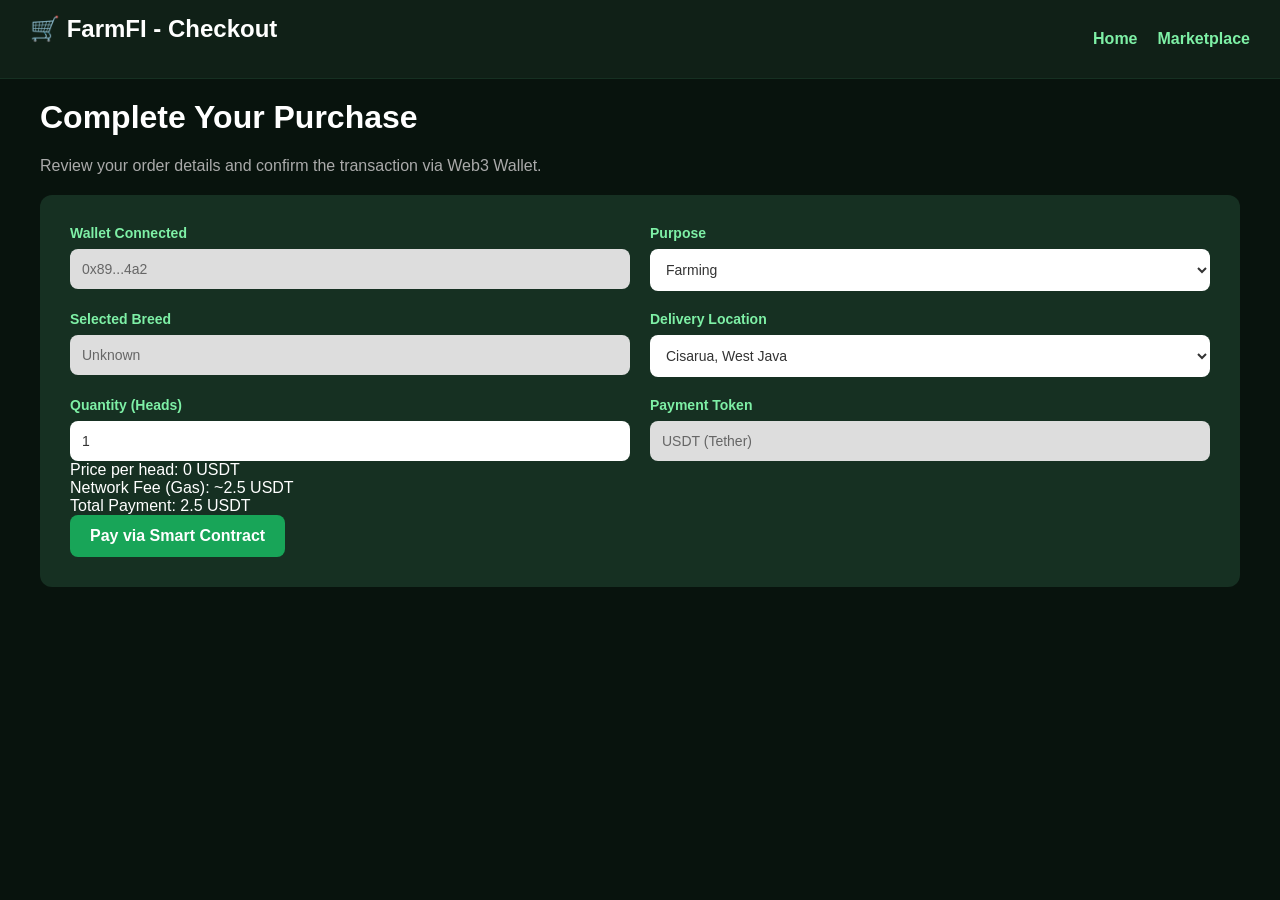
<file: buy.html>
<!DOCTYPE html>
<html lang="en">
<head>
<meta charset="UTF-8">
<meta name="viewport" content="width=device-width,initial-scale=1">
<title>Buy Livestock - FarmFI RWA</title>
<link rel="stylesheet" href="assets/css/style.css">
<link rel="stylesheet" href="assets/css/responsive.css">
<head>
<body>

<header>
    <h2>🛒 FarmFI - Checkout</h2>
    <nav>
        <a href="index.html">Home</a>
        <a href="marketplace.html">Marketplace</a>
    </nav>
</header>

<div class="container">
    <h1>Complete Your Purchase</h1>
    <p style="color:#aaa">Review your order details and confirm the transaction via Web3 Wallet.</p>

    <div class="form-section">
        <div class="form-grid">
            <div>
                <label>Wallet Connected</label>
                <input type="text" value="0x89...4a2" class="disabled-input" disabled>
            </div>
            <div>
                <label>Purpose</label>
                <select>
                    <option>Farming</option>
                    <option>Breeding</option>
                    <option>Qurban</option>
                </select>
            </div>
            <div>
                <label>Selected Breed</label>
                <input type="text" id="buy-breed" class="disabled-input" disabled>
            </div>
            <div>
                <label>Delivery Location</label>
                <select>
                    <option>Cisarua, West Java</option>
                    <option>Bogor, West Java</option>
                    <option>Self-Pickup (Farm)</option>
                </select>
            </div>
            <div>
                <label>Quantity (Heads)</label>
                <input type="number" id="buy-qty" value="1" min="1" onchange="calculateTotal()">
            </div>
            <div>
                <label>Payment Token</label>
                <input type="text" value="USDT (Tether)" class="disabled-input" disabled>
            </div>
        </div>

        <div class="summary-box">
            <div class="summary-row">
                <span>Price per head:</span>
                <span id="price-per-head">0 USDT</span>
            </div>
            <div class="summary-row">
                <span>Network Fee (Gas):</span>
                <span>~2.5 USDT</span>
            </div>
            <div class="summary-row total">
                <span>Total Payment:</span>
                <span id="total-price">0 USDT</span>
            </div>
        </div>

        <button onclick="confirmPurchase()">Pay via Smart Contract</button>
    </div>
</div>

<script>
// Ambil data dari localStorage (kiriman dari marketplace.html)
let basePrice = localStorage.getItem("selectedPrice") || 0;
let selectedBreed = localStorage.getItem("selectedBreed") || "Unknown";

// Tampilkan data di form
document.getElementById("buy-breed").value = selectedBreed;
document.getElementById("price-per-head").innerText = basePrice + " USDT";

// Fungsi untuk menghitung total otomatis saat quantity diganti
function calculateTotal() {
    let qty = document.getElementById("buy-qty").value;
    let total = (parseFloat(basePrice) * qty) + 2.5; // ditambah gas fee
    document.getElementById("total-price").innerText = total + " USDT";
}

// Jalankan perhitungan awal
calculateTotal();

function confirmPurchase() {
    alert('Calling Web3 Provider...\nPlease confirm the transaction in your wallet!');
}
</script>
    <script src="assets/js/wallet.js"></script>
    <script src="assets/js/app.js"></script>
    <script src="assets/js/buy.js"></script>

</body>
</html>
</file>
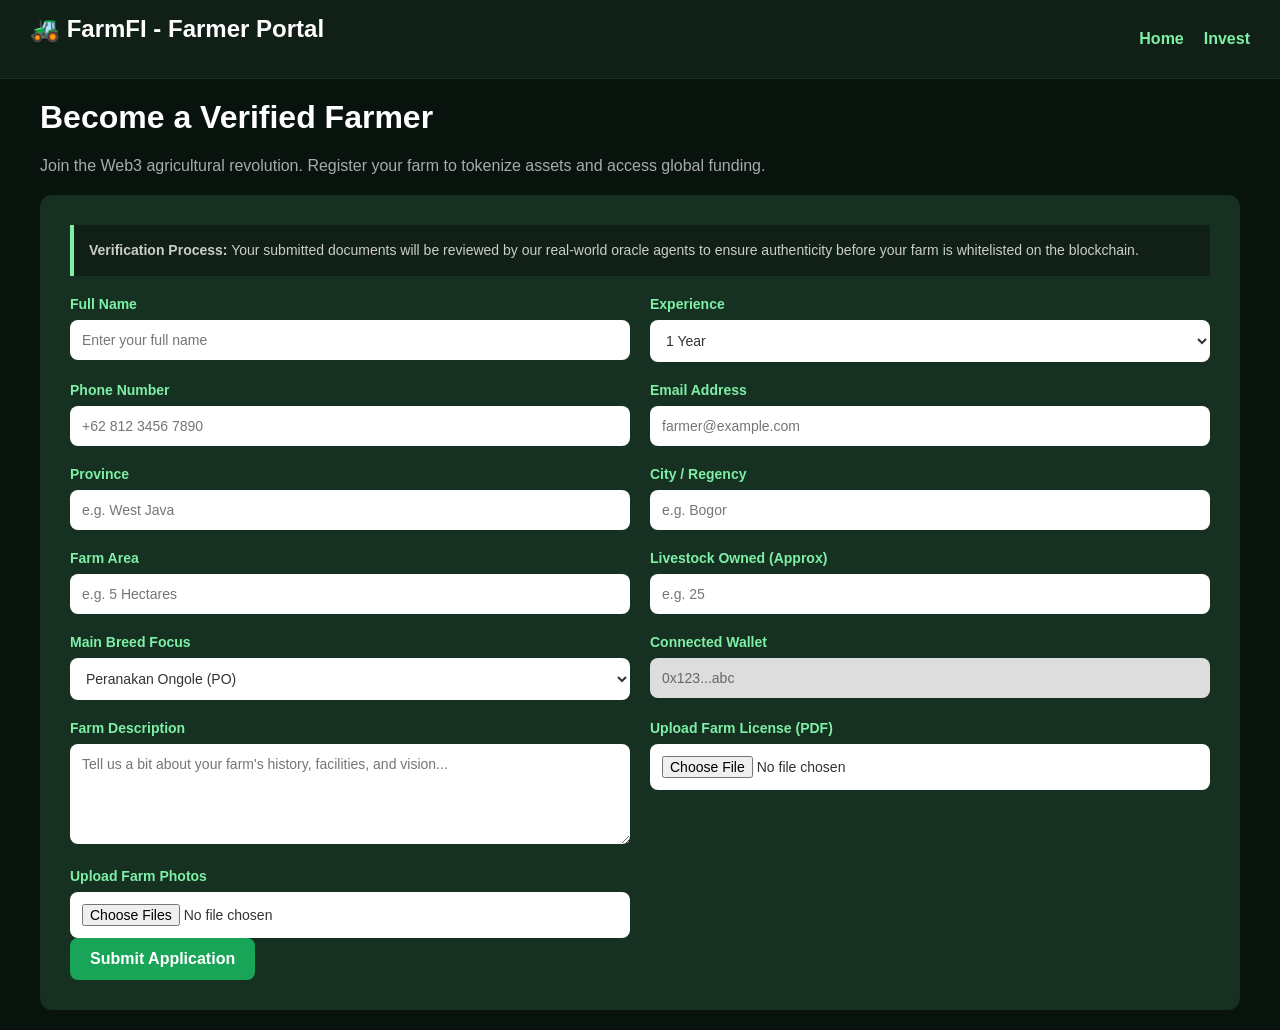
<file: farmer.html>
<!DOCTYPE html>
<html lang="en">
<head>
<meta charset="UTF-8">
<meta name="viewport" content="width=device-width,initial-scale=1">
<title>Become a Farmer - FarmFI RWA</title>
<link rel="stylesheet" href="assets/css/style.css">
<link rel="stylesheet" href="assets/css/responsive.css">

</head>
<body>

<header>
    <h2>🚜 FarmFI - Farmer Portal</h2>
    <nav>
        <a href="index.html">Home</a>
        <a href="invest.html">Invest</a>
    </nav>
</header>

<div class="container">
    <h1>Become a Verified Farmer</h1>
    <p style="color:#aaa">Join the Web3 agricultural revolution. Register your farm to tokenize assets and access global funding.</p>

    <div class="form-section">
        <div class="info-box">
            <strong>Verification Process:</strong> Your submitted documents will be reviewed by our real-world oracle agents to ensure authenticity before your farm is whitelisted on the blockchain.
        </div>

        <div class="form-grid">
            <!-- Personal Info -->
            <div>
                <label>Full Name</label>
                <input type="text" placeholder="Enter your full name">
            </div>
            <div>
                <label>Experience</label>
                <select>
                    <option>1 Year</option>
                    <option>2 Years</option>
                    <option>5 Years</option>
                    <option>10+ Years</option>
                </select>
            </div>
            <div>
                <label>Phone Number</label>
                <input type="tel" placeholder="+62 812 3456 7890">
            </div>
            <div>
                <label>Email Address</label>
                <input type="email" placeholder="farmer@example.com">
            </div>

            <!-- Farm Details -->
            <div>
                <label>Province</label>
                <input type="text" placeholder="e.g. West Java">
            </div>
            <div>
                <label>City / Regency</label>
                <input type="text" placeholder="e.g. Bogor">
            </div>
            <div>
                <label>Farm Area</label>
                <input type="text" placeholder="e.g. 5 Hectares">
            </div>
            <div>
                <label>Livestock Owned (Approx)</label>
                <input type="number" placeholder="e.g. 25">
            </div>
            <div>
                <label>Main Breed Focus</label>
                <select>
                    <option>Peranakan Ongole (PO)</option>
                    <option>Limousin</option>
                    <option>Simental</option>
                    <option>Mixed Breeds</option>
                </select>
            </div>
            <div>
                <label>Connected Wallet</label>
                <input type="text" value="0x123...abc" class="disabled-input" disabled>
            </div>

            <!-- Description -->
            <div class="full-width">
                <label>Farm Description</label>
                <textarea placeholder="Tell us a bit about your farm's history, facilities, and vision..."></textarea>
            </div>

            <!-- Off-chain Documents -->
            <div>
                <label>Upload Farm License (PDF)</label>
                <input type="file" accept=".pdf">
            </div>
            <div>
                <label>Upload Farm Photos</label>
                <input type="file" accept="image/*" multiple>
            </div>
        </div>

        <button onclick="submitApplication()">Submit Application</button>
    </div>
</div>

<script>
function submitApplication() {
    alert('Application submitted successfully!\nOur Oracle team will review your farm details within 24-48 hours.');
}
</script>
    <script src="assets/js/wallet.js"></script>
    <script src="assets/js/app.js"></script>
    <script src="assets/js/farmer.js"></script>

</body>
</html>
</file>
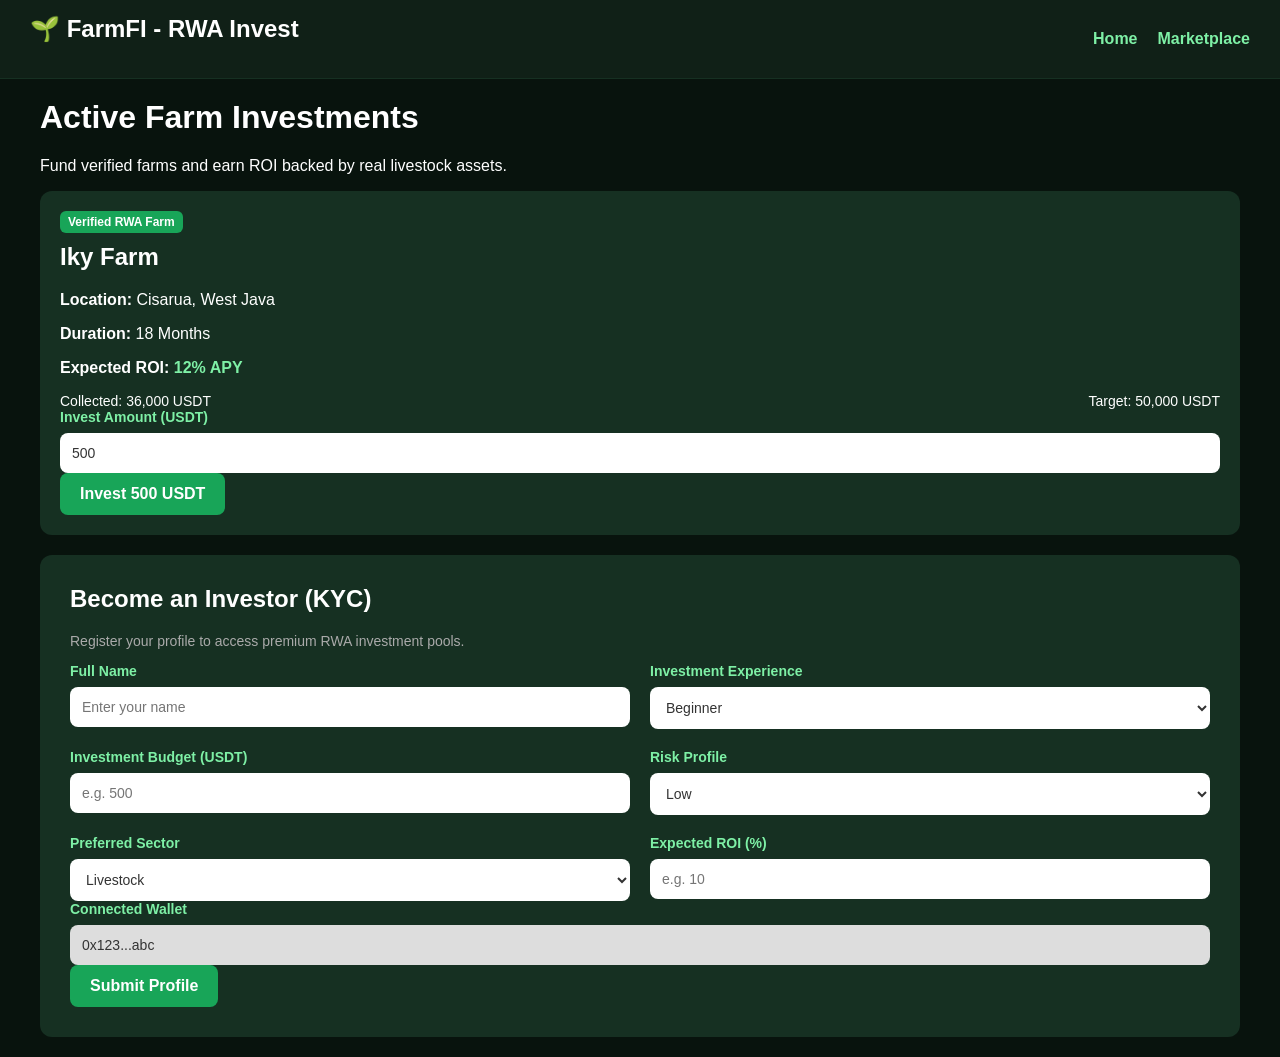
<file: invest.html>
<!DOCTYPE html>
<html lang="en">
<head>
<meta charset="UTF-8">
<meta name="viewport" content="width=device-width,initial-scale=1">
<title>Invest - FarmFI - RWA</title>
<link rel="stylesheet" href="assets/css/style.css">
<link rel="stylesheet" href="assets/css/responsive.css">

</head>
<body>

<header>
    <h2>🌱 FarmFI - RWA Invest</h2>
    <nav>
        <a href="index.html">Home</a>
        <a href="marketplace.html">Marketplace</a>
    </nav>
</header>

<div class="container">
    <h1>Active Farm Investments</h1>
    <p>Fund verified farms and earn ROI backed by real livestock assets.</p>

    <!-- Investment Cards -->
    <div class="grid">
        <div class="card">
            <span class="badge">Verified RWA Farm</span>
            <h2>Iky Farm</h2>
            <p><b>Location:</b> Cisarua, West Java</p>
            <p><b>Duration:</b> 18 Months</p>
            <p><b>Expected ROI:</b> <span style="color:#7ef0a6;font-weight:bold;">12% APY</span></p>
            
            <div style="display:flex;justify-content:space-between;margin-top:15px;font-size:14px">
                <span>Collected: 36,000 USDT</span>
                <span>Target: 50,000 USDT</span>
            </div>
            <div class="progress-bg">
                <div class="progress-fill"></div>
            </div>
            
            <label>Invest Amount (USDT)</label>
            <input type="number" placeholder="Min 100 USDT" value="500">
            <button onclick="alert('Transaction sent to wallet!')">Invest 500 USDT</button>
        </div>
    </div>

    <!-- Become an Investor Form -->
    <div class="form-section">
        <h2>Become an Investor (KYC)</h2>
        <p style="color:#aaa;font-size:14px">Register your profile to access premium RWA investment pools.</p>
        
        <div class="form-grid">
            <div>
                <label>Full Name</label>
                <input type="text" placeholder="Enter your name">
            </div>
            <div>
                <label>Investment Experience</label>
                <select>
                    <option>Beginner</option>
                    <option>Intermediate</option>
                    <option>Professional</option>
                </select>
            </div>
            <div>
                <label>Investment Budget (USDT)</label>
                <input type="number" placeholder="e.g. 500">
            </div>
            <div>
                <label>Risk Profile</label>
                <select>
                    <option>Low</option>
                    <option>Medium</option>
                    <option>High</option>
                </select>
            </div>
            <div>
                <label>Preferred Sector</label>
                <select>
                    <option>Livestock</option>
                    <option>Agriculture</option>
                    <option>Fishery</option>
                    <option>Renewable Energy</option>
                </select>
            </div>
            <div>
                <label>Expected ROI (%)</label>
                <input type="number" placeholder="e.g. 10">
            </div>
        </div>
        
        <label>Connected Wallet</label>
        <input type="text" value="0x123...abc" disabled style="background:#ddd">
        
        <button onclick="alert('Profile submitted successfully!')">Submit Profile</button>
    </div>
</div>
    <script src="assets/js/wallet.js"></script>
    <script src="assets/js/app.js"></script>
    <script src="assets/js/invest.js"></script>

</body>
</html>
</file>
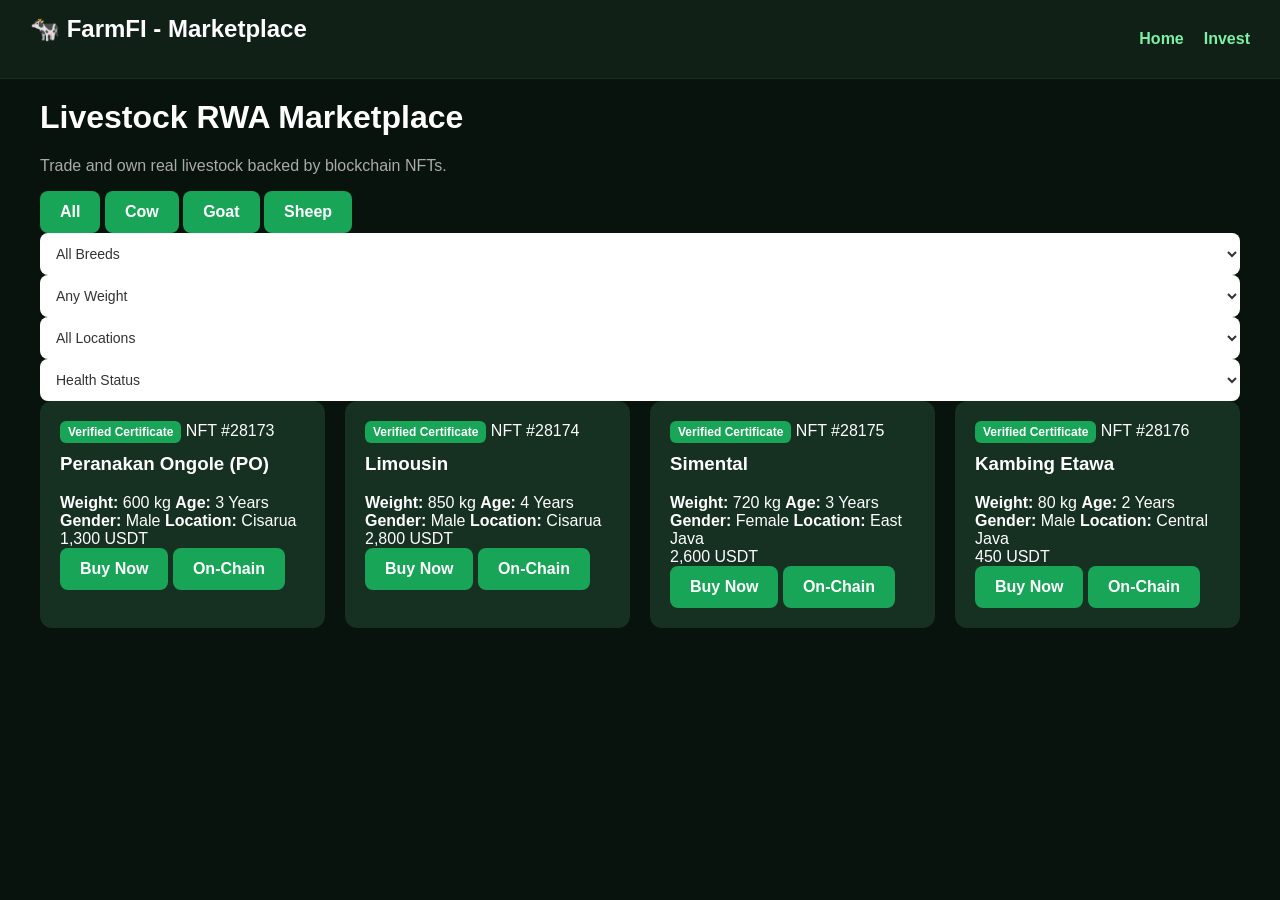
<file: marketplace.html>
<!DOCTYPE html>
<html lang="en">
<head>
<meta charset="UTF-8">
<meta name="viewport" content="width=device-width,initial-scale=1">
<title>Marketplace - FarmFI RWA</title>
<link rel="stylesheet" href="assets/css/style.css">
<link rel="stylesheet" href="assets/css/responsive.css">

</head>
<body>

<header>
    <h2>🐄 FarmFI - Marketplace</h2>
    <nav>
        <a href="index.html">Home</a>
        <a href="invest.html">Invest</a>
    </nav>
</header>

<div class="container">
    <h1>Livestock RWA Marketplace</h1>
    <p style="color:#aaa">Trade and own real livestock backed by blockchain NFTs.</p>

    <!-- Filters & Categories -->
    <div class="filters-wrapper">
        <div class="categories">
            <button class="category-btn active" data-category="all">All</button>
            <button class="category-btn" data-category="cow">Cow</button>
            <button class="category-btn" data-category="goat">Goat</button>
            <button class="category-btn" data-category="sheep">Sheep</button>
        </div>
        <div class="filters">
            <select id="filter-breed" onchange="filterData()">
                <option value="all">All Breeds</option>
                <option value="PO">PO</option>
                <option value="Limousin">Limousin</option>
                <option value="Simental">Simental</option>
                <option value="Etawa">Etawa (Goat)</option>
            </select>
            <select><option>Any Weight</option><option>300-500 kg</option><option>500-800 kg</option></select>
            <select><option>All Locations</option><option>Cisarua, West Java</option><option>East Java</option></select>
            <select><option>Health Status</option><option>Verified</option></select>
        </div>
    </div>

    <!-- Livestock Grid -->
    <div class="grid" id="nft-grid">
        
        <!-- Card 1 (Cow - PO) -->
        <div class="card" data-category="cow" data-breed="PO">
            <span class="badge">Verified Certificate</span>
            <span class="nft-id">NFT #28173</span>
            <h3>Peranakan Ongole (PO)</h3>
            <div class="details-grid">
                <span><strong>Weight:</strong> 600 kg</span>
                <span><strong>Age:</strong> 3 Years</span>
                <span><strong>Gender:</strong> Male</span>
                <span><strong>Location:</strong> Cisarua</span>
            </div>
            <span class="price">1,300 USDT</span>
            <div class="btn-group">
                <button class="action-btn" onclick="buy('PO', 1300)">Buy Now</button>
                <button class="action-btn btn-secondary" onclick="alert('View Smart Contract')">On-Chain</button>
            </div>
        </div>

        <!-- Card 2 (Cow - Limousin) -->
        <div class="card" data-category="cow" data-breed="Limousin">
            <span class="badge">Verified Certificate</span>
            <span class="nft-id">NFT #28174</span>
            <h3>Limousin</h3>
            <div class="details-grid">
                <span><strong>Weight:</strong> 850 kg</span>
                <span><strong>Age:</strong> 4 Years</span>
                <span><strong>Gender:</strong> Male</span>
                <span><strong>Location:</strong> Cisarua</span>
            </div>
            <span class="price">2,800 USDT</span>
            <div class="btn-group">
                <button class="action-btn" onclick="buy('Limousin', 2800)">Buy Now</button>
                <button class="action-btn btn-secondary" onclick="alert('View Smart Contract')">On-Chain</button>
            </div>
        </div>

        <!-- Card 3 (Cow - Simental) -->
        <div class="card" data-category="cow" data-breed="Simental">
            <span class="badge">Verified Certificate</span>
            <span class="nft-id">NFT #28175</span>
            <h3>Simental</h3>
            <div class="details-grid">
                <span><strong>Weight:</strong> 720 kg</span>
                <span><strong>Age:</strong> 3 Years</span>
                <span><strong>Gender:</strong> Female</span>
                <span><strong>Location:</strong> East Java</span>
            </div>
            <span class="price">2,600 USDT</span>
            <div class="btn-group">
                <button class="action-btn" onclick="buy('Simental', 2600)">Buy Now</button>
                <button class="action-btn btn-secondary" onclick="alert('View Smart Contract')">On-Chain</button>
            </div>
        </div>

        <!-- Card 4 (Goat - Etawa) -->
        <div class="card" data-category="goat" data-breed="Etawa">
            <span class="badge">Verified Certificate</span>
            <span class="nft-id">NFT #28176</span>
            <h3>Kambing Etawa</h3>
            <div class="details-grid">
                <span><strong>Weight:</strong> 80 kg</span>
                <span><strong>Age:</strong> 2 Years</span>
                <span><strong>Gender:</strong> Male</span>
                <span><strong>Location:</strong> Central Java</span>
            </div>
            <span class="price">450 USDT</span>
            <div class="btn-group">
                <button class="action-btn" onclick="buy('Etawa', 450)">Buy Now</button>
                <button class="action-btn btn-secondary" onclick="alert('View Smart Contract')">On-Chain</button>
            </div>
        </div>

    </div>
</div>

<script>
// Fungsi untuk pindah ke halaman buy.html
function buy(breed, price) {
    localStorage.setItem("selectedBreed", breed);
    localStorage.setItem("selectedPrice", price);
    window.location.href = "buy.html";
}

// Logika Filter (Category & Breed)
const categoryButtons = document.querySelectorAll('.category-btn');
const breedSelect = document.getElementById('filter-breed');
const cards = document.querySelectorAll('.card');

// Event Listener untuk Tombol Kategori
categoryButtons.forEach(button => {
    button.addEventListener('click', function() {
        // Hapus class 'active' dari semua tombol, pasang di tombol yang diklik
        categoryButtons.forEach(btn => btn.classList.remove('active'));
        this.classList.add('active');
        
        // Panggil fungsi filter data
        filterData();
    });
});

// Fungsi Utama untuk Menyaring Data
function filterData() {
    // 1. Ambil data kategori apa yang sedang aktif
    const activeCategoryBtn = document.querySelector('.category-btn.active');
    const selectedCategory = activeCategoryBtn.getAttribute('data-category');
    
    // 2. Ambil data breed apa yang sedang dipilih di dropdown
    const selectedBreed = breedSelect.value;
    
    // 3. Cek setiap kartu NFT
    cards.forEach(card => {
        const cardCategory = card.getAttribute('data-category');
        const cardBreed = card.getAttribute('data-breed');
        
        // Aturan cocok: apakah kategori cocok? apakah breed cocok?
        const isCategoryMatch = (selectedCategory === 'all' || selectedCategory === cardCategory);
        const isBreedMatch = (selectedBreed === 'all' || selectedBreed === cardBreed);
        
        // Jika cocok tampilkan (flex/block), jika tidak sembunyikan (none)
        if (isCategoryMatch && isBreedMatch) {
            card.style.display = 'block';
        } else {
            card.style.display = 'none';
        }
    });
}
</script>
    <script src="assets/js/wallet.js"></script>
    <script src="assets/js/app.js"></script>

</body>
</html>
</file>
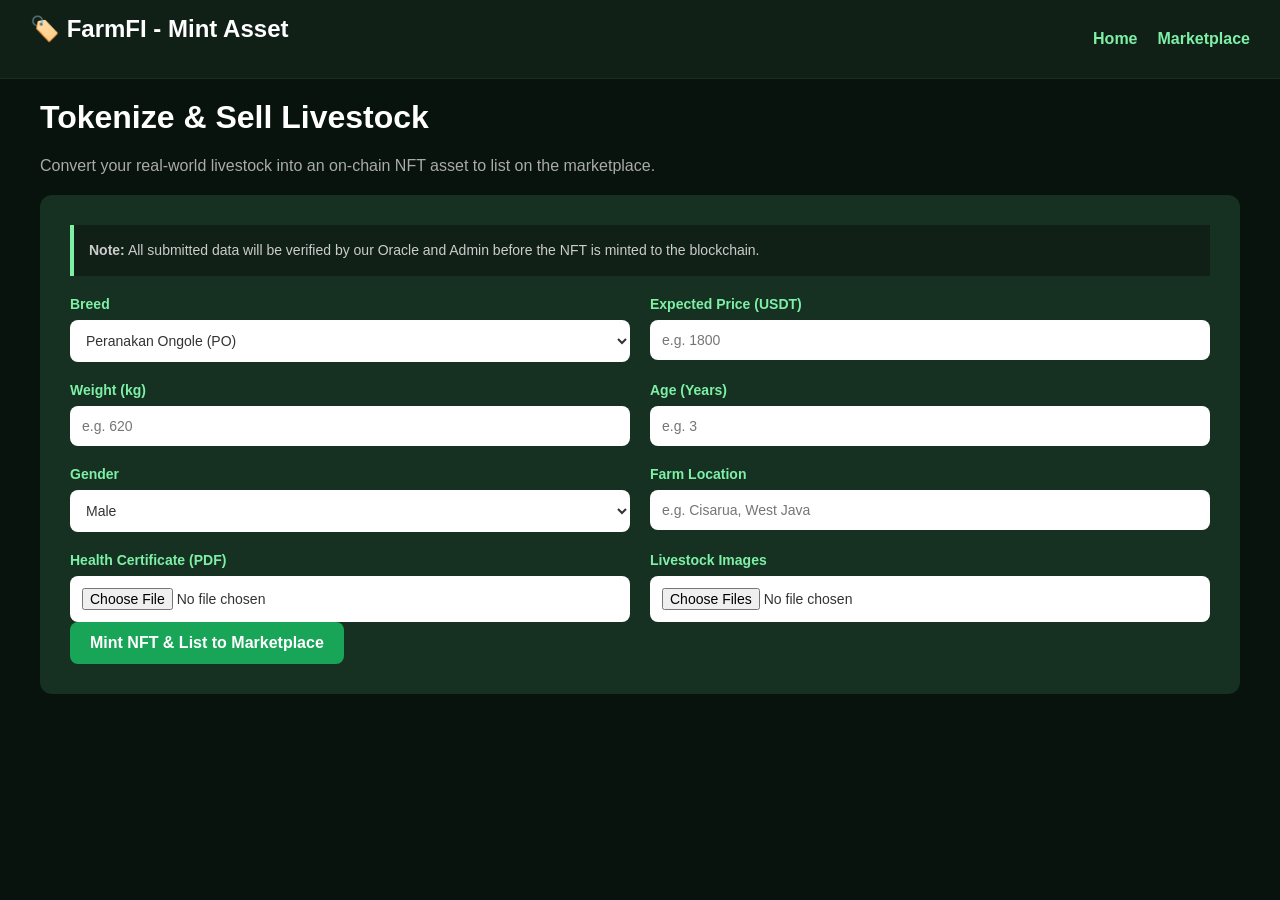
<file: sell.html>
<!DOCTYPE html>
<html lang="en">
<head>
<meta charset="UTF-8">
<meta name="viewport" content="width=device-width,initial-scale=1">
<title>Sell Livestock - FarmFI RWA</title>
<link rel="stylesheet" href="assets/css/style.css">
<link rel="stylesheet" href="assets/css/responsive.css">

</head>
<body>

<header>
    <h2>🏷️ FarmFI - Mint Asset</h2>
    <nav>
        <a href="index.html">Home</a>
        <a href="marketplace.html">Marketplace</a>
    </nav>
</header>

<div class="container">
    <h1>Tokenize & Sell Livestock</h1>
    <p style="color:#aaa">Convert your real-world livestock into an on-chain NFT asset to list on the marketplace.</p>

    <div class="form-section">
        <div class="info-box">
            <strong>Note:</strong> All submitted data will be verified by our Oracle and Admin before the NFT is minted to the blockchain.
        </div>

        <div class="form-grid">
            <div>
                <label>Breed</label>
                <select>
                    <option>Peranakan Ongole (PO)</option>
                    <option>Limousin</option>
                    <option>Simental</option>
                    <option>Bali</option>
                    <option>Angus</option>
                </select>
            </div>
            <div>
                <label>Expected Price (USDT)</label>
                <input type="number" placeholder="e.g. 1800">
            </div>
            <div>
                <label>Weight (kg)</label>
                <input type="number" placeholder="e.g. 620">
            </div>
            <div>
                <label>Age (Years)</label>
                <input type="number" placeholder="e.g. 3">
            </div>
            <div>
                <label>Gender</label>
                <select>
                    <option>Male</option>
                    <option>Female</option>
                </select>
            </div>
            <div>
                <label>Farm Location</label>
                <input type="text" placeholder="e.g. Cisarua, West Java">
            </div>
            
            <!-- Off-chain Data Uploads -->
            <div>
                <label>Health Certificate (PDF)</label>
                <input type="file" accept=".pdf">
            </div>
            <div>
                <label>Livestock Images</label>
                <input type="file" accept="image/*" multiple>
            </div>
        </div>

        <button onclick="mintAsset()">Mint NFT & List to Marketplace</button>
    </div>
</div>

<script>
function mintAsset() {
    alert('Uploading metadata to IPFS...\nMinting RWA NFT transaction initiated!');
}
</script>
    <script src="assets/js/wallet.js"></script>
    <script src="assets/js/app.js"></script>
    <script src="assets/js/sell.js"></script>

</body>
</html>
</file>
<file: assets/css/style.css>
/* =========================================
   FARM-FI LAYER-1 : GLOBAL STYLES
   ========================================= */

/* Reset & Dasar Bodi */
body { margin: 0; background: #08130d; color: #fff; font-family: Arial, sans-serif; }
.container { padding: 20px; max-width: 1200px; margin: auto; }
h1, h2, h3 { color: #fff; margin-top: 0; }
a { color: #7ef0a6; text-decoration: none; font-weight: bold; transition: 0.3s; }
a:hover { color: #18a558; }

/* Header & Navigasi */
header { display: flex; justify-content: space-between; align-items: center; background: #102017; padding: 15px 30px; border-bottom: 1px solid #163022; }
nav { display: flex; gap: 20px; }

/* Desain Tombol Global */
button { padding: 12px 20px; border: none; border-radius: 8px; background: #18a558; color: #fff; cursor: pointer; font-weight: bold; font-size: 16px; transition: 0.3s; }
button:hover { background: #7ef0a6; color: #08130d; }

/* Desain Form (Kotak Isian) */
label { font-size: 14px; color: #7ef0a6; display: block; margin-bottom: 8px; font-weight: bold; }
input, select, textarea { width: 100%; padding: 12px; border-radius: 8px; border: none; background: #fff; color: #333; box-sizing: border-box; font-size: 14px; font-family: Arial, sans-serif; }
textarea { resize: vertical; min-height: 100px; }
.form-section { background: #163022; padding: 30px; border-radius: 12px; margin-top: 20px; }
.form-grid { display: grid; grid-template-columns: 1fr 1fr; gap: 20px; }
.disabled-input { background: #ddd; color: #666; cursor: not-allowed; }

/* Desain Kartu (NFT & Kotak Info) */
.grid { display: grid; grid-template-columns: repeat(auto-fit, minmax(280px, 1fr)); gap: 20px; }
.card { background: #163022; border-radius: 12px; padding: 20px; position: relative; display: block; }
.badge { display: inline-block; background: #18a558; padding: 4px 8px; border-radius: 6px; font-size: 12px; font-weight: bold; margin-bottom: 10px; }
.info-box { background: #102017; border-left: 4px solid #7ef0a6; padding: 15px; margin-bottom: 20px; font-size: 14px; color: #ccc; line-height: 1.5; }

/* Responsif untuk HP */
@media(max-width:600px) { 
    .form-grid { grid-template-columns: 1fr; } 
    header { flex-direction: column; gap: 15px; }
}
</file>
<file: assets/css/responsive.css>
/* =========================================
   FARM-FI : RESPONSIVE DESIGN (HP & TABLET)
   ========================================= */

@media(max-width: 768px) {
    /* Merapikan Header & Navigasi di Layar Kecil */
    header { flex-direction: column; gap: 15px; text-align: center; }
    nav { flex-wrap: wrap; justify-content: center; gap: 10px; }
    
    /* Menyesuaikan Hero Section */
    .hero h1 { font-size: 32px; }
    .hero-btns { flex-direction: column; padding: 0 20px; }
    
    /* Mengubah Form menjadi 1 Kolom ke Bawah */
    .form-grid { grid-template-columns: 1fr; }
    .full-width { grid-column: span 1; }
    
    /* Merapikan Header Grafik */
    .dashboard-header { flex-direction: column; gap: 15px; align-items: flex-start; }
}
</file>
